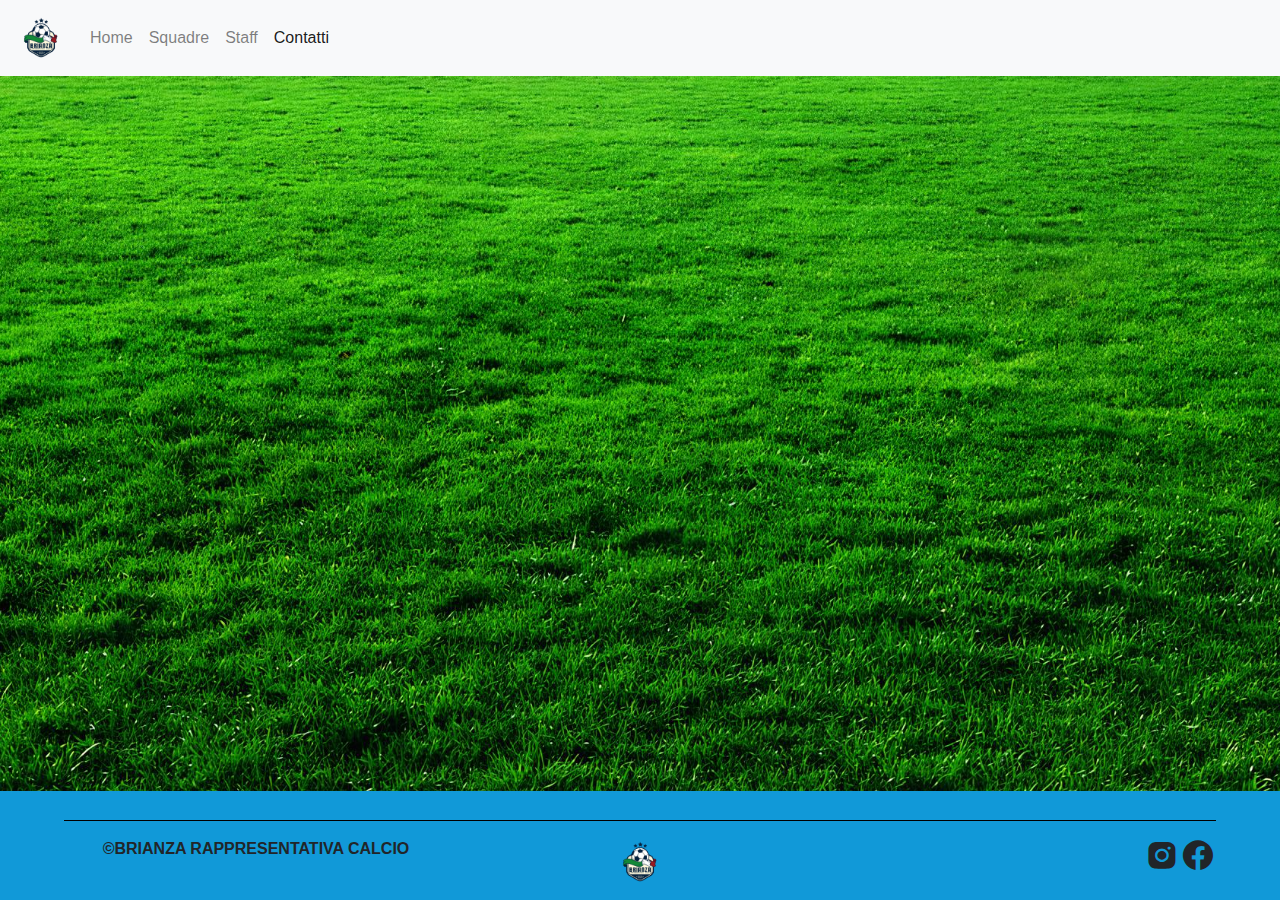
<file: pages/contatti/index.html>
<!DOCTYPE html>
<html lang="it">
<head>
    <meta charset="UTF-8">
    <meta name="viewport" content="width=device-width, initial-scale=1.0">
    <title>BRIANZA RAPPRESENTATIVA CALCIO</title>

    <!--FAVICO-->
    <link rel="icon" type="image/x-icon" href="../../img/logo.png">

    <!-- BOOTSTRAP -->
    <!--css-->
    <link rel="stylesheet" href="https://cdn.jsdelivr.net/npm/bootstrap@4.3.1/dist/css/bootstrap.min.css" integrity="sha384-ggOyR0iXCbMQv3Xipma34MD+dH/1fQ784/j6cY/iJTQUOhcWr7x9JvoRxT2MZw1T" crossorigin="anonymous">

    <!--js-->
    <script src="https://code.jquery.com/jquery-3.3.1.slim.min.js" integrity="sha384-q8i/X+965DzO0rT7abK41JStQIAqVgRVzpbzo5smXKp4YfRvH+8abtTE1Pi6jizo" crossorigin="anonymous"></script>
    <script src="https://cdn.jsdelivr.net/npm/popper.js@1.14.7/dist/umd/popper.min.js" integrity="sha384-UO2eT0CpHqdSJQ6hJty5KVphtPhzWj9WO1clHTMGa3JDZwrnQq4sF86dIHNDz0W1" crossorigin="anonymous"></script>
    <script src="https://cdn.jsdelivr.net/npm/bootstrap@4.3.1/dist/js/bootstrap.min.js" integrity="sha384-JjSmVgyd0p3pXB1rRibZUAYoIIy6OrQ6VrjIEaFf/nJGzIxFDsf4x0xIM+B07jRM" crossorigin="anonymous"></script>

    <!--BOX ICONS-->
    <link href='https://unpkg.com/boxicons@2.1.4/css/boxicons.min.css' rel='stylesheet'>
    
    <!--INTERNAL FILES-->
    <link rel="stylesheet" href="style.css">
</head>
<body>
    <!--NAVBAR-->
    <nav class="navbar navbar-expand-lg navbar-light bg-light">
        <a class="navbar-brand" href="../../index.html">
            <img src="../../img/logo.png" width="50" height="50" class="d-inline-block align-top" alt="">
        </a>
        <button class="navbar-toggler" type="button" data-toggle="collapse" data-target="#navbarNav" aria-controls="navbarNav" aria-expanded="false" aria-label="Toggle navigation">
            <span class="navbar-toggler-icon"></span>
        </button>
        <div class="collapse navbar-collapse" id="navbarNav">
            <ul class="navbar-nav">
                <li class="nav-item">
                    <a class="nav-link" href="../../index.html">Home</a>
                </li>
                <li class="nav-item">
                    <a class="nav-link" href="../squadre/index.html">Squadre</a>
                </li>
                <li class="nav-item">
                    <a class="nav-link" href="../staff/index.html">Staff</span></a>
                </li>
                <li class="nav-item active">
                    <a class="nav-link" href="#">Contatti <span class="sr-only">(current)</a>
                </li>
            </ul>
        </div>
    </nav>

    <!--FOOTER-->
    <footer>
        <hr style="background-color: black;">
        <div class="container-footer">
            <div>
                <b><p>©BRIANZA RAPPRESENTATIVA CALCIO</p></b>
            </div>
            <div>
                <img src="../../img/logo.png" alt="logo" width="50" height="50">
            </div>
            <div class="footer-icons">
                <a href="#" class="a-blank"><i class='bx bxl-instagram-alt bx-md'></i></a>
                <a href="#" class="a-blank"><i class='bx bxl-facebook-circle bx-md'></i></a>
            </div>
        </div>
    </footer>
</body>
</html>
</file>
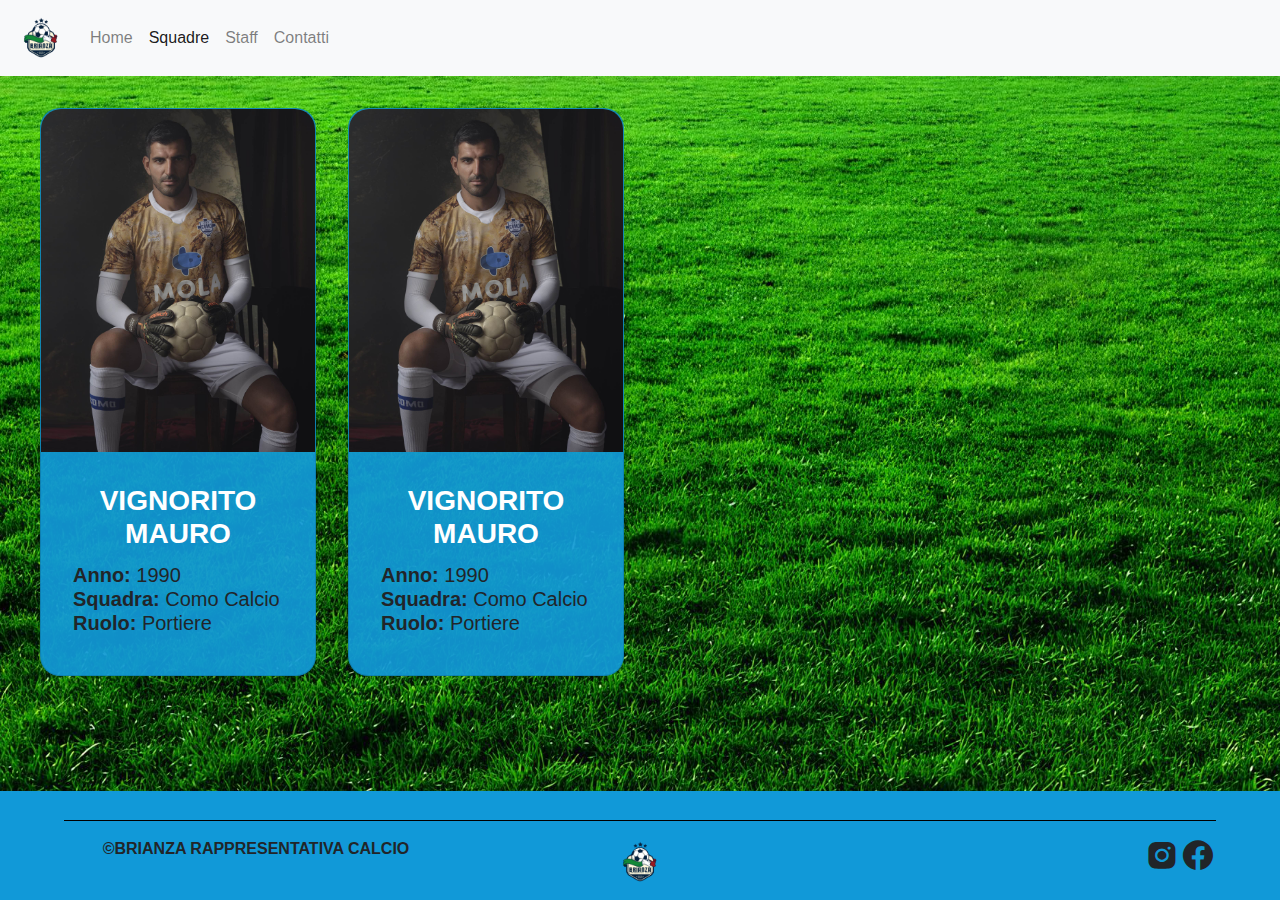
<file: pages/squadre/index.html>
<!DOCTYPE html>
<html lang="it">
<head>
    <meta charset="UTF-8">
    <meta name="viewport" content="width=device-width, initial-scale=1.0">
    <title>BRIANZA RAPPRESENTATIVA CALCIO</title>

    <!--FAVICO-->
    <link rel="icon" type="image/x-icon" href="../../img/logo.png">

    <!-- BOOTSTRAP -->
    <!--css-->
    <link rel="stylesheet" href="https://cdn.jsdelivr.net/npm/bootstrap@4.3.1/dist/css/bootstrap.min.css" integrity="sha384-ggOyR0iXCbMQv3Xipma34MD+dH/1fQ784/j6cY/iJTQUOhcWr7x9JvoRxT2MZw1T" crossorigin="anonymous">

    <!--js-->
    <script src="https://code.jquery.com/jquery-3.3.1.slim.min.js" integrity="sha384-q8i/X+965DzO0rT7abK41JStQIAqVgRVzpbzo5smXKp4YfRvH+8abtTE1Pi6jizo" crossorigin="anonymous"></script>
    <script src="https://cdn.jsdelivr.net/npm/popper.js@1.14.7/dist/umd/popper.min.js" integrity="sha384-UO2eT0CpHqdSJQ6hJty5KVphtPhzWj9WO1clHTMGa3JDZwrnQq4sF86dIHNDz0W1" crossorigin="anonymous"></script>
    <script src="https://cdn.jsdelivr.net/npm/bootstrap@4.3.1/dist/js/bootstrap.min.js" integrity="sha384-JjSmVgyd0p3pXB1rRibZUAYoIIy6OrQ6VrjIEaFf/nJGzIxFDsf4x0xIM+B07jRM" crossorigin="anonymous"></script>

    <!--BOX ICONS-->
    <link href='https://unpkg.com/boxicons@2.1.4/css/boxicons.min.css' rel='stylesheet'>
    
    <!--INTERNAL FILES-->
    <link rel="stylesheet" href="style.css">
</head>
<body>
    <!--NAVBAR-->
    <nav class="navbar navbar-expand-lg navbar-light bg-light">
        <a class="navbar-brand" href="../../index.html">
            <img src="../../img/logo.png" width="50" height="50" class="d-inline-block align-top" alt="">
        </a>
        <button class="navbar-toggler" type="button" data-toggle="collapse" data-target="#navbarNav" aria-controls="navbarNav" aria-expanded="false" aria-label="Toggle navigation">
            <span class="navbar-toggler-icon"></span>
        </button>
        <div class="collapse navbar-collapse" id="navbarNav">
            <ul class="navbar-nav">
                <li class="nav-item">
                    <a class="nav-link" href="../../index.html">Home</a>
                </li>
                <li class="nav-item active">
                    <a class="nav-link" href="#">Squadre <span class="sr-only">(current)</span></a>
                </li>
                <li class="nav-item">
                    <a class="nav-link" href="../staff/index.html">Staff</a>
                </li>
                <li class="nav-item">
                    <a class="nav-link" href="../contatti/index.html">Contatti</a>
                </li>
            </ul>
        </div>
    </nav>

    <!-- TESSERE GIOCATORI-->
    <main id="main-body">
        <div id="card-container">
            <div class="card">
                <figure class="card-image">
                    <img src="temp-img/MauroVigorito.jpeg" alt="img">
                </figure>
                <div class="card-content">
                    <h3 class="card-title"><b>VIGNORITO MAURO</b></h3>
                    <h5 class="card-excerpt">
                        <b>Anno: </b>1990
                        <br>
                        <b>Squadra: </b>Como Calcio
                        <br>
                        <b>Ruolo: </b>Portiere
                    </h5>
                </div>
            </div>

            <div class="card">
                <figure class="card-image">
                    <img src="temp-img/MauroVigorito.jpeg" alt="img">
                </figure>
                <div class="card-content">
                    <h3 class="card-title"><b>VIGNORITO MAURO</b></h3>
                    <h5 class="card-excerpt">
                        <b>Anno: </b>1990
                        <br>
                        <b>Squadra: </b>Como Calcio
                        <br>
                        <b>Ruolo: </b>Portiere
                    </h5>
                </div>
            </div>
        </div>
    </main>

    <!--FOOTER-->
    <footer>
        <hr style="background-color: black;">
        <div class="container-footer">
            <div>
                <b><p>©BRIANZA RAPPRESENTATIVA CALCIO</p></b>
            </div>
            <div>
                <img src="../../img/logo.png" alt="logo" width="50" height="50">
            </div>
            <div class="footer-icons">
                <a href="#" class="a-blank"><i class='bx bxl-instagram-alt bx-md'></i></a>
                <a href="#" class="a-blank"><i class='bx bxl-facebook-circle bx-md'></i></a>
            </div>
        </div>
    </footer>
</body>
</html>
</file>
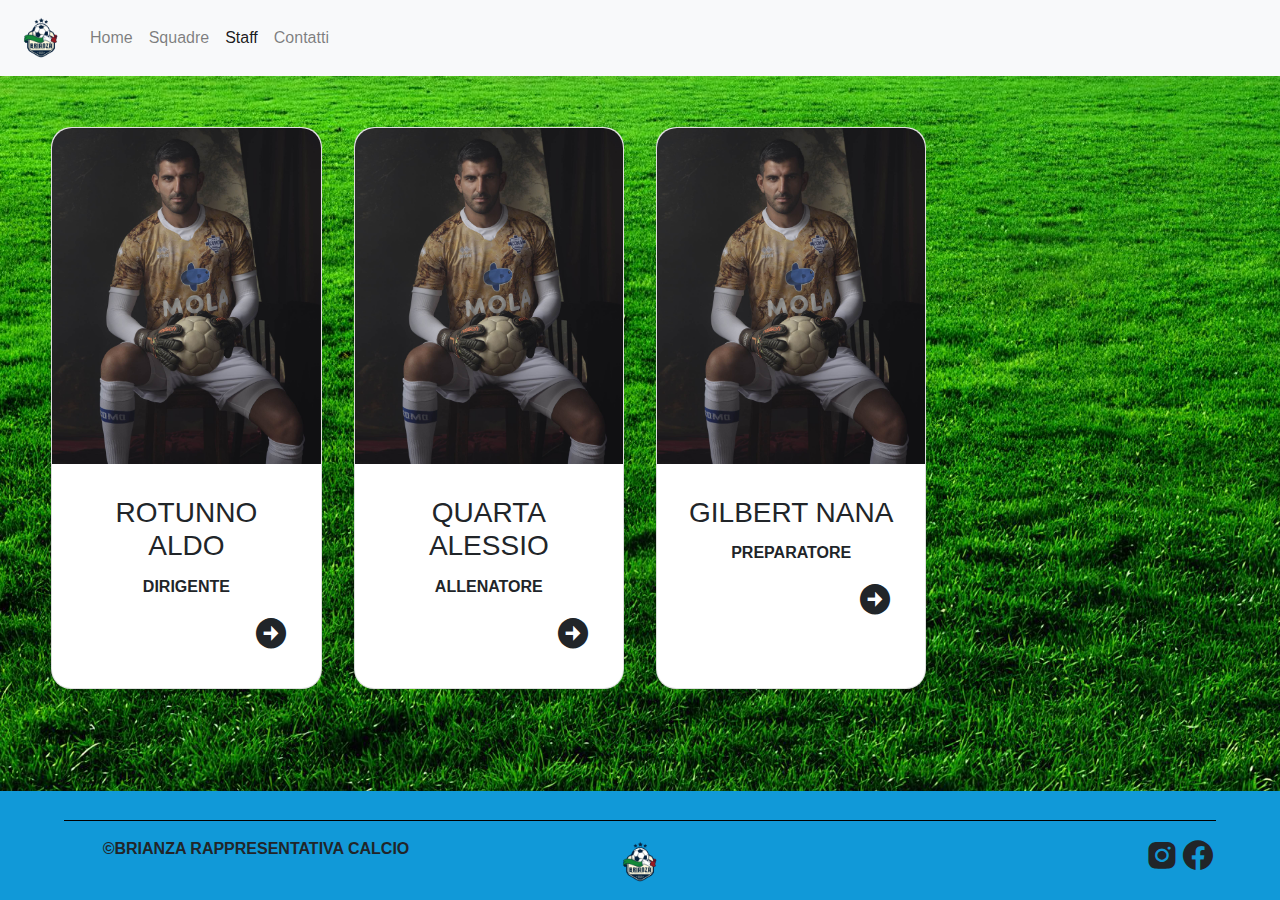
<file: pages/staff/index.html>
<!DOCTYPE html>
<html lang="it">
<head>
    <meta charset="UTF-8">
    <meta name="viewport" content="width=device-width, initial-scale=1.0">
    <title>BRIANZA RAPPRESENTATIVA CALCIO</title>

    <!--FAVICO-->
    <link rel="icon" type="image/x-icon" href="../../img/logo.png">

    <!-- BOOTSTRAP -->
    <!--css-->
    <link rel="stylesheet" href="https://cdn.jsdelivr.net/npm/bootstrap@4.3.1/dist/css/bootstrap.min.css" integrity="sha384-ggOyR0iXCbMQv3Xipma34MD+dH/1fQ784/j6cY/iJTQUOhcWr7x9JvoRxT2MZw1T" crossorigin="anonymous">

    <!--js-->
    <script src="https://code.jquery.com/jquery-3.3.1.slim.min.js" integrity="sha384-q8i/X+965DzO0rT7abK41JStQIAqVgRVzpbzo5smXKp4YfRvH+8abtTE1Pi6jizo" crossorigin="anonymous"></script>
    <script src="https://cdn.jsdelivr.net/npm/popper.js@1.14.7/dist/umd/popper.min.js" integrity="sha384-UO2eT0CpHqdSJQ6hJty5KVphtPhzWj9WO1clHTMGa3JDZwrnQq4sF86dIHNDz0W1" crossorigin="anonymous"></script>
    <script src="https://cdn.jsdelivr.net/npm/bootstrap@4.3.1/dist/js/bootstrap.min.js" integrity="sha384-JjSmVgyd0p3pXB1rRibZUAYoIIy6OrQ6VrjIEaFf/nJGzIxFDsf4x0xIM+B07jRM" crossorigin="anonymous"></script>

    <!--BOX ICONS-->
    <link href='https://unpkg.com/boxicons@2.1.4/css/boxicons.min.css' rel='stylesheet'>

    <!--JQUERY-->
    <script src="https://ajax.googleapis.com/ajax/libs/jquery/3.7.1/jquery.min.js"></script>
    
    <!--INTERNAL FILES-->
    <link rel="stylesheet" href="style.css">

    <!--JS-->
    <script src="script.js"></script>
</head>
<body onload="init_cont()">
    <!--NAVBAR-->
    <nav class="navbar navbar-expand-lg navbar-light bg-light">
        <a class="navbar-brand" href="../../index.html">
            <img src="../../img/logo.png" width="50" height="50" class="d-inline-block align-top" alt="">
        </a>
        <button class="navbar-toggler" type="button" data-toggle="collapse" data-target="#navbarNav" aria-controls="navbarNav" aria-expanded="false" aria-label="Toggle navigation">
            <span class="navbar-toggler-icon"></span>
        </button>
        <div class="collapse navbar-collapse" id="navbarNav">
            <ul class="navbar-nav">
                <li class="nav-item">
                    <a class="nav-link" href="../../index.html">Home</a>
                </li>
                <li class="nav-item">
                    <a class="nav-link" href="../squadre/index.html">Squadre</a>
                </li>
                <li class="nav-item active">
                    <a class="nav-link" href="#">Staff <span class="sr-only">(current)</span></a>
                </li>
                <li class="nav-item">
                    <a class="nav-link" href="../contatti/index.html">Contatti</a>
                </li>
            </ul>
        </div>
    </nav>

    <main>

        <div class="main-body">

            <div id="card-container">
                <div class="card-base card">
                    <figure class="card-image">
                        <img src="img/MauroVigorito.jpeg" alt="img">
                    </figure>
                    <div class="card-content">
                        <h3 class="card-title">ROTUNNO ALDO</h3>
                        <p class="card-excerpt">
                            <b>DIRIGENTE</b>
                        </p>

                        <p class="card-excerpt-back">
                            Lorem Ipsum is simply dummy text of the printing and typesetting industry. Lorem Ipsum has been the industry's standard dummy text ever since the 1500s, when an unknown printer took a galley of type and scrambled
                        </p>

                        <div class="card-arrow">
                            <a onclick="reverse_card(0)"><i class='bx bx-md bxs-right-arrow-circle' ></i></a>
                        </div>
                    </div>
                </div>

                <div class="card-base card">
                    <figure class="card-image">
                        <img src="img/MauroVigorito.jpeg" alt="img">
                    </figure>
                    <div class="card-content">
                        <h3 class="card-title">QUARTA ALESSIO</h3>
                        <p class="card-excerpt">
                            <b>ALLENATORE</b>
                        </p>

                        <p class="card-excerpt-back">
                            Lorem Ipsum is simply dummy text of the printing and typesetting industry. Lorem Ipsum has been the industry's standard dummy text ever since the 1500s, when an unknown printer took a galley of type and scrambled
                        </p>

                        <div class="card-arrow">
                            <a onclick="reverse_card(1)"><i class='bx bx-md bxs-right-arrow-circle' ></i></a>
                        </div>
                    </div>
                </div>

                <div class="card-base card">
                    <figure class="card-image">
                        <img src="img/MauroVigorito.jpeg" alt="img">
                    </figure>
                    <div class="card-content">
                        <h3 class="card-title">GILBERT NANA</h3>
                        <p class="card-excerpt">
                            <b>PREPARATORE</b>
                        </p>

                        <p class="card-excerpt-back">
                            Lorem Ipsum is simply dummy text of the printing and typesetting industry. Lorem Ipsum has been the industry's standard dummy text ever since the 1500s, when an unknown printer took a galley of type and scrambled
                        </p>

                        <div class="card-arrow">
                            <a onclick="reverse_card(2)"><i class='bx bx-md bxs-right-arrow-circle' ></i></a>
                        </div>
                    </div>
                </div>

            </div>
            
        </div>
    </main>

    <!--FOOTER-->
    <footer>
        <hr style="background-color: black;">
        <div class="container-footer">
            <div>
                <b><p>©BRIANZA RAPPRESENTATIVA CALCIO</p></b>
            </div>
            <div>
                <img src="../../img/logo.png" alt="logo" width="50" height="50">
            </div>
            <div class="footer-icons">
                <a href="#" class="a-blank"><i class='bx bxl-instagram-alt bx-md'></i></a>
                <a href="#" class="a-blank"><i class='bx bxl-facebook-circle bx-md'></i></a>
            </div>
        </div>
    </footer>
</body>
</html>
</file>
<file: pages/contatti/style.css>
:root {
    --background-color: #ffffff;
    --primary-color: #1199d8;
    --primary-color-dark: #065ea7;
    --text-color: #000000;
}

body {
    background-color: var(--background-color);
    min-height: 100vh;
    display: flex;
    flex-direction: column;
    background-image: url('../../img/wallpaper_2.jpg');

    background-size: cover;
    background-attachment: fixed;
    background-position: bottom;
    background-repeat: no-repeat;
}

nav {
    background-color: var(--primary-color);
}

footer {
    margin-top: auto;
    width: 100%;
    background-color: var(--primary-color);
    text-align: center;
    padding: 1% 5% 1% 5%;
}

/*classes*/
.container-footer {
    display: grid;
    grid-template-columns: 1fr 1fr 1fr;
}

.a-blank {
    color: inherit
}

.a-blank:hover {
    color: white
}

.footer-icons {
    display: inline-flex;
    margin-left: auto;
}
</file>
<file: pages/squadre/style.css>
:root {
    --background-color: #ffffff;
    --primary-color: #1199d8;
    --primary-color-dark: #065ea7;
    --text-color: #000000;
}

body {
    background-color: var(--background-color);
    min-height: 100vh;
    display: flex;
    flex-direction: column;

    background-size: cover;
    background-attachment: fixed;
    background-position: bottom;
    background-repeat: no-repeat;

    background-image: url('../../img/wallpaper_2.jpg');
}

nav {
    background-color: var(--primary-color);
}

footer {
    margin-top: auto;
    width: 100%;
    background-color: var(--primary-color);
    text-align: center;
    padding: 1% 5% 1% 5%;
}

/*classes*/
.container-footer {
    display: grid;
    grid-template-columns: 1fr 1fr 1fr;
}

.a-blank {
    color: inherit
}

.a-blank:hover {
    color: white
}

.footer-icons {
    display: inline-flex;
    margin-left: auto;
}

.card {
    border-radius: 20px;
    background: #1199d8ec;
    transition: 0.3s;
}

.card:hover {
    box-shadow: 0 4px 20px 0 rgba(34, 68,123,0.2);
    cursor: pointer;
}

.card-image {
    margin: 0;
    padding: 0;
    overflow: hidden;
}

.card-image img {
    max-width: 100%;
    height: auto;
    border-radius: 20px 20px 0 0;
}

.card-title {
    color: white;
    text-align: center;
}

.card-content {
    padding: 2rem;
}

/*id*/
#main-body {
    margin: 2rem auto;
    max-width: calc(100% - 80px);
}

#card-container {
    display: grid;
    grid-template-columns: repeat(auto-fill, minmax(265px, 1fr));
    gap: 2rem;
}
</file>
<file: pages/staff/style.css>
:root {
    --background-color: #ffffff;
    --primary-color: #1199d8;
    --primary-color-dark: #065ea7;
    --text-color: #000000;
}

body {
    background-color: var(--background-color);
    min-height: 100vh;
    display: flex;
    flex-direction: column;

    background-image: url('../../img/wallpaper_2.jpg');

    background-size: cover;
    background-attachment: fixed;
    background-position: bottom;
    background-repeat: no-repeat;
}

nav {
    background-color: var(--primary-color);
}

footer {
    margin-top: auto;
    width: 100%;
    background-color: var(--primary-color);
    text-align: center;
    padding: 1% 5% 1% 5%;
}

main {
    margin: 2%;
    padding: 2%;
}

/*classes*/
.container-footer {
    display: grid;
    grid-template-columns: 1fr 1fr 1fr;
}

.a-blank {
    color: inherit
}

.a-blank:hover {
    color: white
}

.footer-icons {
    display: inline-flex;
    margin-left: auto;
}

.card {
    border-radius: 20px;
    background: rgb(255, 255, 255);
    transition: 0.3s;
}

.card:hover {
    box-shadow: 0 4px 20px 0 rgba(34, 68,123,0.2);
    cursor: pointer;
}

.card-image {
    margin: 0;
    padding: 0;
    overflow: hidden;
}

.card-title {
    text-align: center;
}

.card-excerpt {
    text-align: center;
}

.card-image img {
    max-width: 100%;
    height: auto;
    border-radius: 20px 20px 0 0;
}

.card-content {
    padding: 2rem;
}

.card-arrow {
    text-align: right;
    transition: 0.3s;
}

.card-arrow:hover {
    transform: scale(1.1);
    transition: 0.5s;
}

.card-back {
    border-radius: 20px;
    background: rgb(77, 121, 81);
    transition: 0.5s;
    color: white;
}

.card-back:hover {
    box-shadow: 0 4px 20px 0 rgba(34, 68,123,0.2);
    cursor: pointer;
}

/*id*/
#h1-personale {
    color: rgb(74, 132, 195);;
    font-weight: 800;
    /*font-family: "Darker Grotesque", Arial, "Noto Sans", sans-serif;*/
}

#main-body {
    margin: 2rem auto;
    max-width: calc(100% - 80px);
}

#card-container {
    display: grid;
    grid-template-columns: repeat(auto-fill, minmax(265px, 1fr));
    gap: 2rem;

}
</file>
